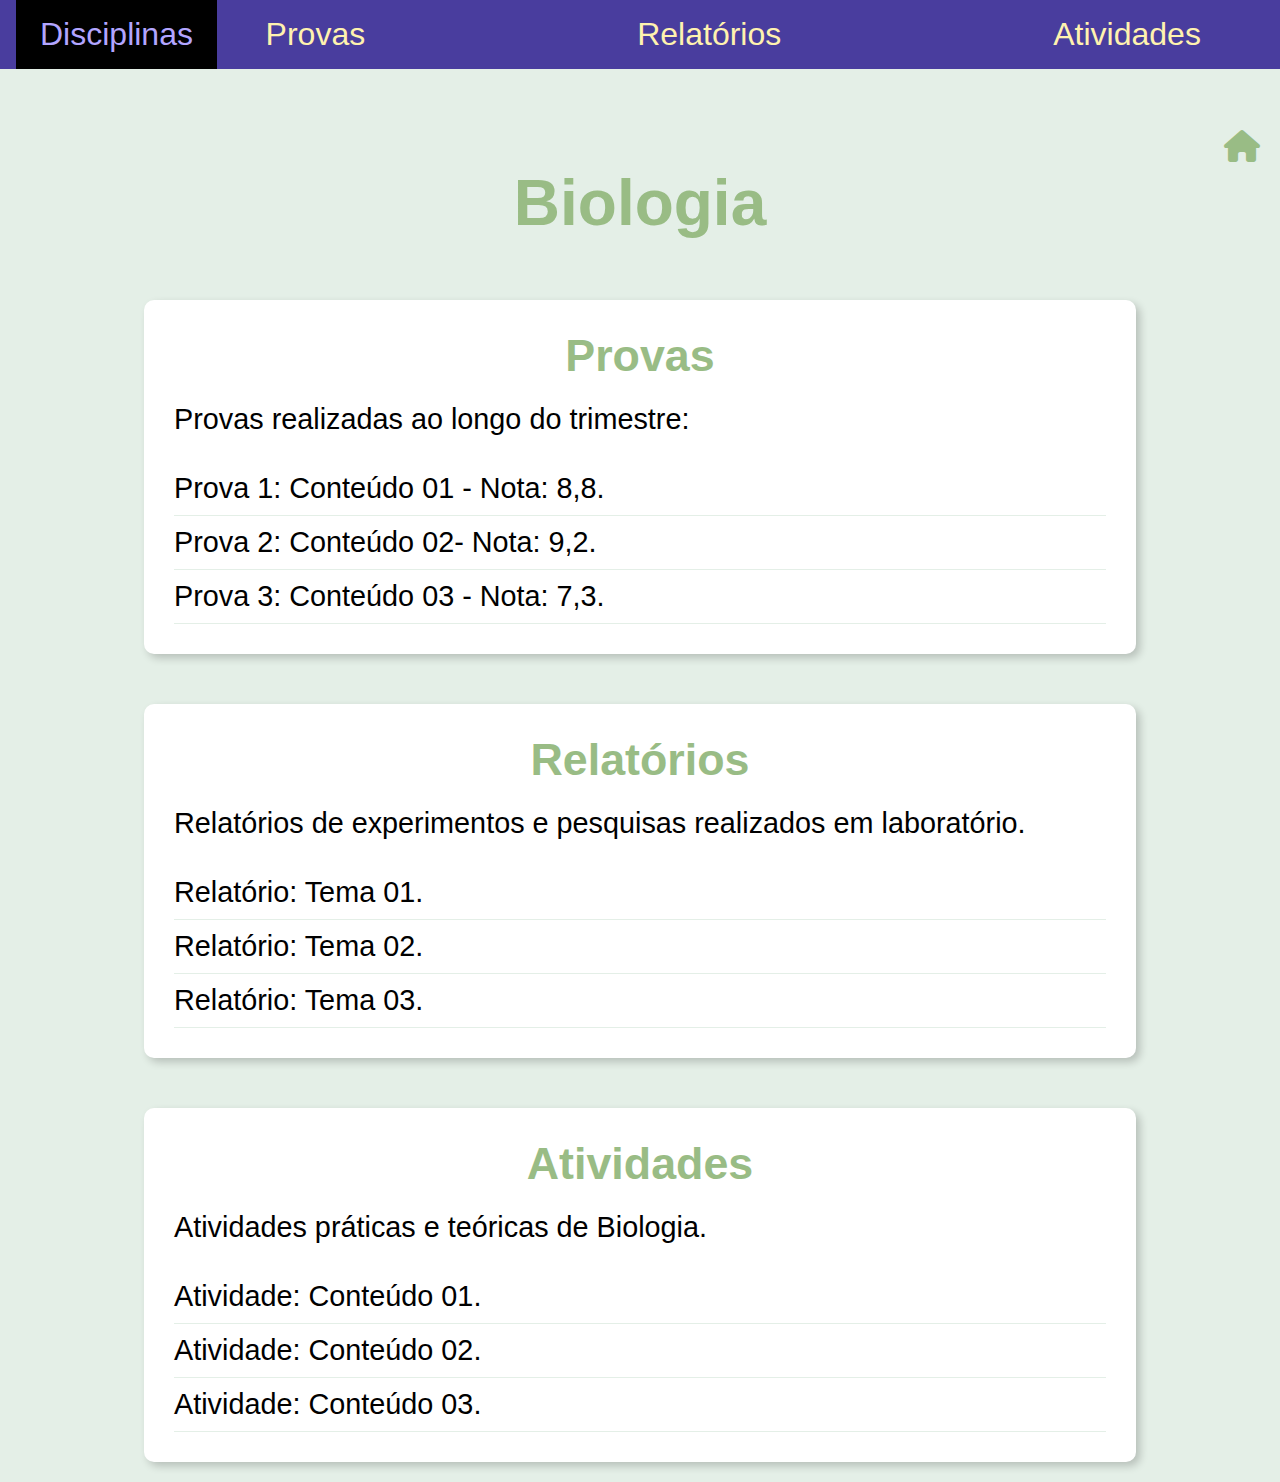
<file: biologia.html>
<!DOCTYPE html>
<html lang="pt-br">

<head>
    <meta charset="UTF-8">
    <meta http-equiv="X-UA-Compatible" content="IE=edge">
    <meta name="viewport" content="width=device-width, initial-scale=1.0">
    <title>Portfólio de Biologia</title>
    <link rel="stylesheet" href="biologia.css">
    <link rel="stylesheet" href="https://cdnjs.cloudflare.com/ajax/libs/font-awesome/6.7.2/css/all.min.css"
        integrity="sha512-Evv84Mr4kqVGRNSgIGL/F/aIDqQb7xQ2vcrdIwxfjThSH8CSR7PBEakCr51Ck+w+/U6swU2Im1vVX0SVk9ABhg=="
        crossorigin="anonymous" referrerpolicy="no-referrer" />
    <link href="https://fonts.googleapis.com/icon?family=Material+Icons" rel="stylesheet">

</head>

<body>
    <header>

        <div class="menu-disciplina">
            <input type="checkbox" id="menu-toggle">
            <label for="menu-toggle" class="botao-disciplinas">Disciplinas</label>
            <div class="lista-vertical">
                <a href="#">Matemática</a>
                <a href="#">Física</a>
                <a href="#">Química</a>
            </div>
        </div>


        <div class="links-principais">
            <ul class="lista-horizontal">
                <li><a href="#provas">Provas</a></li>
                <li><a href="#relatorios">Relatórios</a></li>
                <li><a href="#atividades">Atividades</a></li>
            </ul>
        </div>
    </header>
    <main>
        <div class="home">
            <a href="./index.html"><i class="fa-solid fa-house"></i></a>
        </div>
        <h1>Biologia</h1>
        <section class="biologia-container">
            <div id="provas" class="conteudo">
                <h2>Provas</h2>
                <p>Provas realizadas ao longo do trimestre:</p>
                <ul>
                    <li>Prova 1: Conteúdo 01 - Nota: 8,8.<span class="block"> <br>Lorem ipsum dolor sit amet, consectetur adipiscing
                            elit, sed do eiusmod tempor incididunt ut labore et dolore magna aliqua. Ut enim ad minim
                            veniam, quis nostrud exercitation ullamco laboris nisi ut aliquip ex ea commodo consequat.
                            Duis aute irure dolor in reprehenderit in voluptate velit esse cillum dolore eu fugiat nulla
                            pariatur. Excepteur sint occaecat cupidatat non proident, sunt in culpa qui officia deserunt
                            mollit anim id est laborum.</span>
                    </li>
                    <li>Prova 2: Conteúdo 02- Nota: 9,2.</li>
                    <li>Prova 3: Conteúdo 03 - Nota: 7,3.</li>
                </ul>
            </div>
            <div id="relatorios" class="conteudo">
                <h2>Relatórios</h2>
                <p>Relatórios de experimentos e pesquisas realizados em laboratório.</p>
                <ul>
                    <li>Relatório: Tema 01. <span class="opacidade"> <br>Lorem ipsum dolor sit amet, consectetur adipiscing
                        elit, sed do eiusmod tempor incididunt ut labore et dolore magna aliqua. Ut enim ad minim
                        veniam, quis nostrud exercitation ullamco laboris nisi ut aliquip ex ea commodo consequat.
                        Duis aute irure dolor in reprehenderit in voluptate velit esse cillum dolore eu fugiat nulla
                        pariatur. Excepteur sint occaecat cupidatat non proident, sunt in culpa qui officia deserunt
                        mollit anim id est laborum.</span></li>
                    <li>Relatório: Tema 02.</li>
                    <li>Relatório: Tema 03.</li>
                </ul>
            </div>
            <div id="atividades" class="conteudo">
                <h2>Atividades</h2>
                <p>Atividades práticas e teóricas de Biologia.</p>
                <ul>
                    <li>Atividade: Conteúdo 01.</li>
                    <li>Atividade: Conteúdo 02.</li>
                    <li>Atividade: Conteúdo 03.</li>
                </ul>
            </div>
        </section>
    </main>
    <footer></footer>
</body>

</html>
</file>
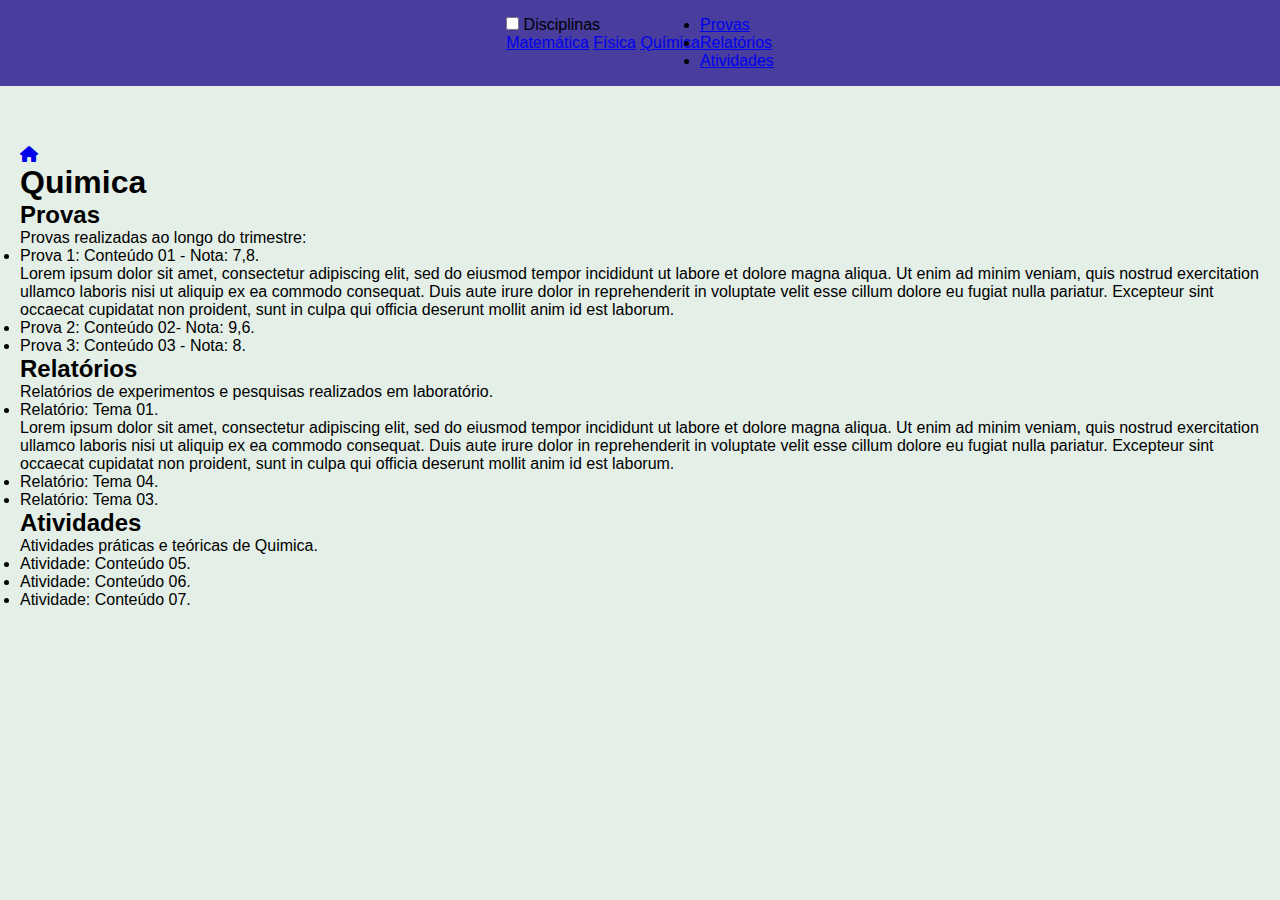
<file: quimica.html>
<!DOCTYPE html>
<html lang="pt-br">

<head>
    <meta charset="UTF-8">
    <meta http-equiv="X-UA-Compatible" content="IE=edge">
    <meta name="viewport" content="width=device-width, initial-scale=1.0">
    <title>Portfólio de Quimica</title>
    <link rel="stylesheet" href="quimica.css">
    <link rel="stylesheet" href="https://cdnjs.cloudflare.com/ajax/libs/font-awesome/6.7.2/css/all.min.css"
        integrity="sha512-Evv84Mr4kqVGRNSgIGL/F/aIDqQb7xQ2vcrdIwxfjThSH8CSR7PBEakCr51Ck+w+/U6swU2Im1vVX0SVk9ABhg=="
        crossorigin="anonymous" referrerpolicy="no-referrer" />
    <link href="https://fonts.googleapis.com/icon?family=Material+Icons" rel="stylesheet">

</head>

<body>
    <header>

        <div class="menu-disciplina">
            <input type="checkbox" id="menu-toggle">
            <label for="menu-toggle" class="botao-disciplinas">Disciplinas</label>
            <div class="lista-vertical">
                <a href="#">Matemática</a>
                <a href="#">Física</a>
                <a href="#">Química</a>
            </div>
        </div>


        <div class="links-principais">
            <ul class="lista-horizontal">
                <li><a href="#provas">Provas</a></li>
                <li><a href="#relatorios">Relatórios</a></li>
                <li><a href="#atividades">Atividades</a></li>
            </ul>
        </div>
    </header>
    <main>
        <div class="home">
            <a href="./index.html"><i class="fa-solid fa-house"></i></a>
        </div>
        <h1>Quimica</h1>
        <section class="quimica-container">
            <div id="provas" class="conteudo">
                <h2>Provas</h2>
                <p>Provas realizadas ao longo do trimestre:</p>
                <ul>
                    <li>Prova 1: Conteúdo 01 - Nota: 7,8.<span class="block"> <br>Lorem ipsum dolor sit amet, consectetur adipiscing
                            elit, sed do eiusmod tempor incididunt ut labore et dolore magna aliqua. Ut enim ad minim
                            veniam, quis nostrud exercitation ullamco laboris nisi ut aliquip ex ea commodo consequat.
                            Duis aute irure dolor in reprehenderit in voluptate velit esse cillum dolore eu fugiat nulla
                            pariatur. Excepteur sint occaecat cupidatat non proident, sunt in culpa qui officia deserunt
                            mollit anim id est laborum.</span>
                    </li>
                    <li>Prova 2: Conteúdo 02- Nota: 9,6.</li>
                    <li>Prova 3: Conteúdo 03 - Nota: 8.</li>
                </ul>
            </div>
            <div id="relatorios" class="conteudo">
                <h2>Relatórios</h2>
                <p>Relatórios de experimentos e pesquisas realizados em laboratório.</p>
                <ul>
                    <li>Relatório: Tema 01. <span class="opacidade"> <br>Lorem ipsum dolor sit amet, consectetur adipiscing
                        elit, sed do eiusmod tempor incididunt ut labore et dolore magna aliqua. Ut enim ad minim
                        veniam, quis nostrud exercitation ullamco laboris nisi ut aliquip ex ea commodo consequat.
                        Duis aute irure dolor in reprehenderit in voluptate velit esse cillum dolore eu fugiat nulla
                        pariatur. Excepteur sint occaecat cupidatat non proident, sunt in culpa qui officia deserunt
                        mollit anim id est laborum.</span></li>
                    <li>Relatório: Tema 04.</li>
                    <li>Relatório: Tema 03.</li>
                </ul>
            </div>
            <div id="atividades" class="conteudo">
                <h2>Atividades</h2>
                <p>Atividades práticas e teóricas de Quimica.</p>
                <ul>
                    <li>Atividade: Conteúdo 05.</li>
                    <li>Atividade: Conteúdo 06.</li>
                    <li>Atividade: Conteúdo 07.</li>
                </ul>
            </div>
        </section>
    </main>
    <footer></footer>
</body>

</html>
</file>
<file: biologia.css>
* {
    margin: 0;
    padding: 0;
    box-sizing: border-box;
}

:root {
    --preto: #000000;
    --marinho: #493D9E;
    --amarelo-claro: #FFF2AF;
    --roxo-claro: #B2A5FF;
    --verde: #99BC85;
    --azul-claro: #E4EFE7;
    --branco: #FFFFFF;
    --marron-claro: #FAF1E6;
}

body {
    height: 100vh;
    box-sizing: border-box;
    background-color: var(--azul-claro);
    color: var(--amarelo-claro);
    font-size: 16px;
    font-family: Arial, Helvetica, sans-serif;
}

header {
    display: flex;
    width: 100%;
    background-color: var(--marinho);
    padding: 1rem;
    position: relative;
    justify-content: center;
}


.menu-disciplina {
    width: 20%;
    display: inline-block;
}

.botao-disciplinas {
    cursor: pointer;
    font-size: 2rem;
    background: none;
    background-color: var(--preto);
    border: none;
    padding: 1.05rem 1.5rem;
    color: var(--roxo-claro);
}

#menu-toggle {
    display: none;
}

.lista-vertical {
    display: none;
    position: absolute;
    background-color: var(--roxo-claro);
    box-shadow: 0 2px 5px var(--marinho);
    min-width: 190px;
    z-index: 1;
    left: 1rem;
    top: 100%;
}

.lista-vertical a {
    color: var(--preto);
    padding: 0.75rem 1rem;
    text-decoration: none;
    font-size: 2rem;
    display: block;
    text-align: center;
}

.lista-vertical a:hover {
    background-color: var(--amarelo-claro);
}

#menu-toggle:checked~.lista-vertical {
    display: block;
}

#menu-toggle:checked+.botao-disciplinas {
    background-color: var(--amarelo-claro);
}

.links-principais {
    width: 80%;
    display: flex;
    justify-content: space-between;
    align-items: center;
}


.lista-horizontal {
    list-style: none;
    display: flex;
    font-size: 2rem;
    gap: 17rem;
}


.lista-horizontal a {
    text-decoration: none;
    color: var(--amarelo-claro);
}

.lista-horizontal a:hover {
    color: var(--preto);
}

main {
    margin: 40px auto;
    padding: 20px;
}

h1 {
    text-align: center;
    color: var(--verde);
    margin-bottom: 60px;
    font-size: 4rem;
}

.biologia-container {
    display: flex;
    flex-direction: column;
    justify-content: space-between;
    align-items: center;
    gap: 50px;
    flex-wrap: wrap;
}

.conteudo {
    background-color: var(--branco);
    border-radius: 10px;
    padding: 30px;
    width: 80%;
    min-width: 280px;
    box-shadow: 4px 4px 8px rgba(0, 0, 0, 0.2);
    transition: transform 0.3s ease, box-shadow 0.3s ease;
}

.conteudo:hover {
    transform: translateY(-10px) scale(1.05);
    box-shadow: 0 0 0 25px rgba(0, 0, 0, 0.2);
}

.conteudo h2 {
    display: flex;
    justify-content: center;
    color: var(--verde);
    margin-bottom: 15px;
    font-size: 2.8rem;
}

.conteudo p {
    line-height: 1.6;
    color: var(--preto);
    margin-bottom: 20px;
    font-size: 1.8rem;
}

.conteudo ul {
    list-style-type: none;
    font-size: 1.8rem;
}

.conteudo ul li {
    padding: 10px 0;
    border-bottom: 1px solid var(--azul-claro);
    transition: transform 0.5s ease;
    color: var(--preto);
}

.conteudo ul li:hover {
    transform: translateX(10px);
    color: var(--verde);
}

.home {
    display: flex;
    justify-content: flex-end;
}

.home a {
    font-size: 2rem;
    color: var(--verde);
}

.conteudo ul li .block {
    display: none;
}

.conteudo ul li:hover .block {
    display: block;
    text-align: justify;
    color: var(--marinho);
    margin-bottom: 5px;
}

.opacidade {
    display: block;
    opacity: 0;
    max-height: 0;
    overflow: hidden;
    transition: opacity 1.5s ease, max-height 1.5s ease;
    color: var(--marinho);
    text-align: justify;
    margin: 0;
    padding: 0;
}

.conteudo ul li:hover .opacidade {
    opacity: 1;
    max-height: 320px;
    text-align: justify;
    color: var(--marinho);
    margin-bottom: 5px;
}
</file>
<file: quimica.css>
* {
    margin: 0;
    padding: 0;
    box-sizing: border-box;
}

:root{
    --preto: #000000;
    --marinho: #493D9E;
    --amarelo-claro:#FFF2AF;
    --roxo-claro:#B2A5FF;
    --verde: #99BC85;
    --azul-claro: #E4EFE7;
    --branco: #FFFFFF;
    --marron-claro: #FAF1E6;
}

body{
    height: 100vh;
    box-sizing: border-box;
    background-color: var(--azul-claro);
    color: var(--preto);
    font-size: 16px;
    font-family: Arial, Helvetica, sans-serif;
}

header {
    display: flex; 
    width: 100%;
    background-color: var(--marinho);
    padding: 1rem;
    justify-content: center;
}

.portfolio h1{
    font-size: 4rem;
    color: var(--amarelo-claro);
}
main {
    margin: 40px auto;
    padding: 20px;
}


.container {
    display: flex;
    flex-direction: column;
    justify-content: space-between;
    align-items: center;
    gap: 50px;
    flex-wrap: wrap;
}

.disciplina {
    display: flex;
    justify-content: center;
    background-color: var(--branco);
    border-radius: 10px;
    padding: 30px;
    width: 80%;
    min-width: 280px;
    box-shadow: 4px 4px 8px rgba(0, 0, 0, 0.2);
    transition: transform 0.3s ease, box-shadow 0.3s ease;
}

.disciplina:hover {
    transform: translateY(-10px) scale(1.05);
    box-shadow: 0 0 0 25px rgba(0, 0, 0, 0.2);
}

.disciplina a {
    color: var(--verde);
    font-size: 5rem;
    text-decoration: none;
}
</file>
